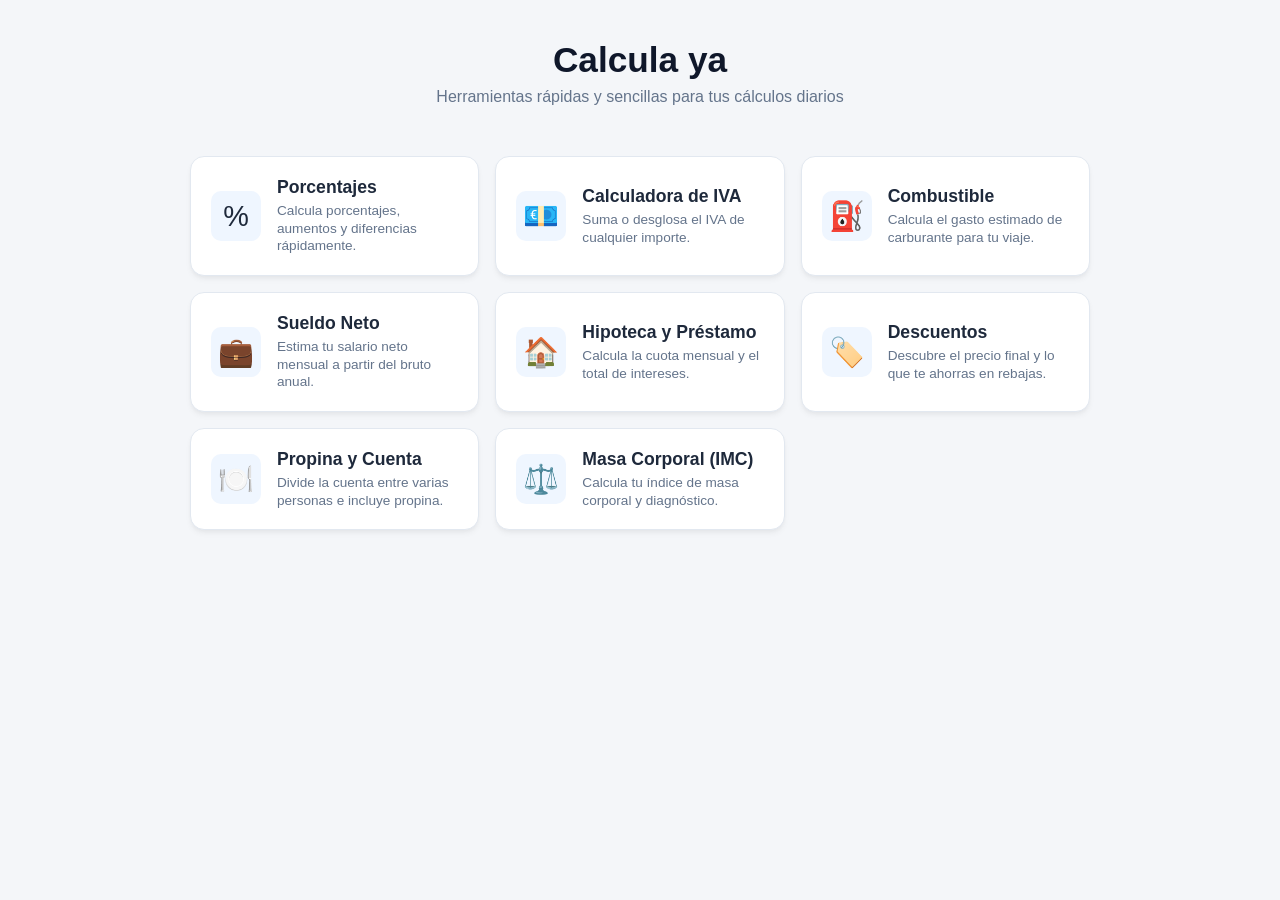
<file: index.html>
<!DOCTYPE html>
<html lang="es">
<head>
  <meta charset="UTF-8">
  <meta name="viewport" content="width=device-width, initial-scale=1.0">
  <title>Calcula ya</title>
  
  <meta name="description" content="Haz números al instante y sin líos. Calcula ya reúne las calculadoras cotidianas que necesitas: impuestos, nóminas, porcentajes y consumo de combustible.">
  <meta property="og:description" content="Resuelve tus cuentas de impuestos, porcentajes, gasolina y sueldo en segundos.">
  
  <link rel="stylesheet" href="styles.css">
</head>
<body>
  <div class="container">
    <header class="main-header">
      <h1>Calcula ya</h1>
      <p class="subtitle">Herramientas rápidas y sencillas para tus cálculos diarios</p>
    </header>

    <main class="grid-menu">
      <a href="porcentajes.html" class="menu-card">
        <div class="card-icon">%</div>
        <div class="card-content">
          <h3>Porcentajes</h3>
          <p>Calcula porcentajes, aumentos y diferencias rápidamente.</p>
        </div>
      </a>

      <a href="iva.html" class="menu-card">
        <div class="card-icon">💶</div>
        <div class="card-content">
          <h3>Calculadora de IVA</h3>
          <p>Suma o desglosa el IVA de cualquier importe.</p>
        </div>
      </a>

      <a href="combustible.html" class="menu-card">
        <div class="card-icon">⛽</div>
        <div class="card-content">
          <h3>Combustible</h3>
          <p>Calcula el gasto estimado de carburante para tu viaje.</p>
        </div>
      </a>

      <a href="sueldo.html" class="menu-card">
        <div class="card-icon">💼</div>
        <div class="card-content">
          <h3>Sueldo Neto</h3>
          <p>Estima tu salario neto mensual a partir del bruto anual.</p>
        </div>
      </a>

      <a href="hipoteca.html" class="menu-card">
        <div class="card-icon">🏠</div>
        <div class="card-content">
          <h3>Hipoteca y Préstamo</h3>
          <p>Calcula la cuota mensual y el total de intereses.</p>
        </div>
      </a>

      <a href="descuentos.html" class="menu-card">
        <div class="card-icon">🏷️</div>
        <div class="card-content">
          <h3>Descuentos</h3>
          <p>Descubre el precio final y lo que te ahorras en rebajas.</p>
        </div>
      </a>

      <a href="propina.html" class="menu-card">
        <div class="card-icon">🍽️</div>
        <div class="card-content">
          <h3>Propina y Cuenta</h3>
          <p>Divide la cuenta entre varias personas e incluye propina.</p>
        </div>
      </a>

      <a href="imc.html" class="menu-card">
        <div class="card-icon">⚖️</div>
        <div class="card-content">
          <h3>Masa Corporal (IMC)</h3>
          <p>Calcula tu índice de masa corporal y diagnóstico.</p>
        </div>
      </a>
    </main>
  </div>
</body>
</html>
</file>
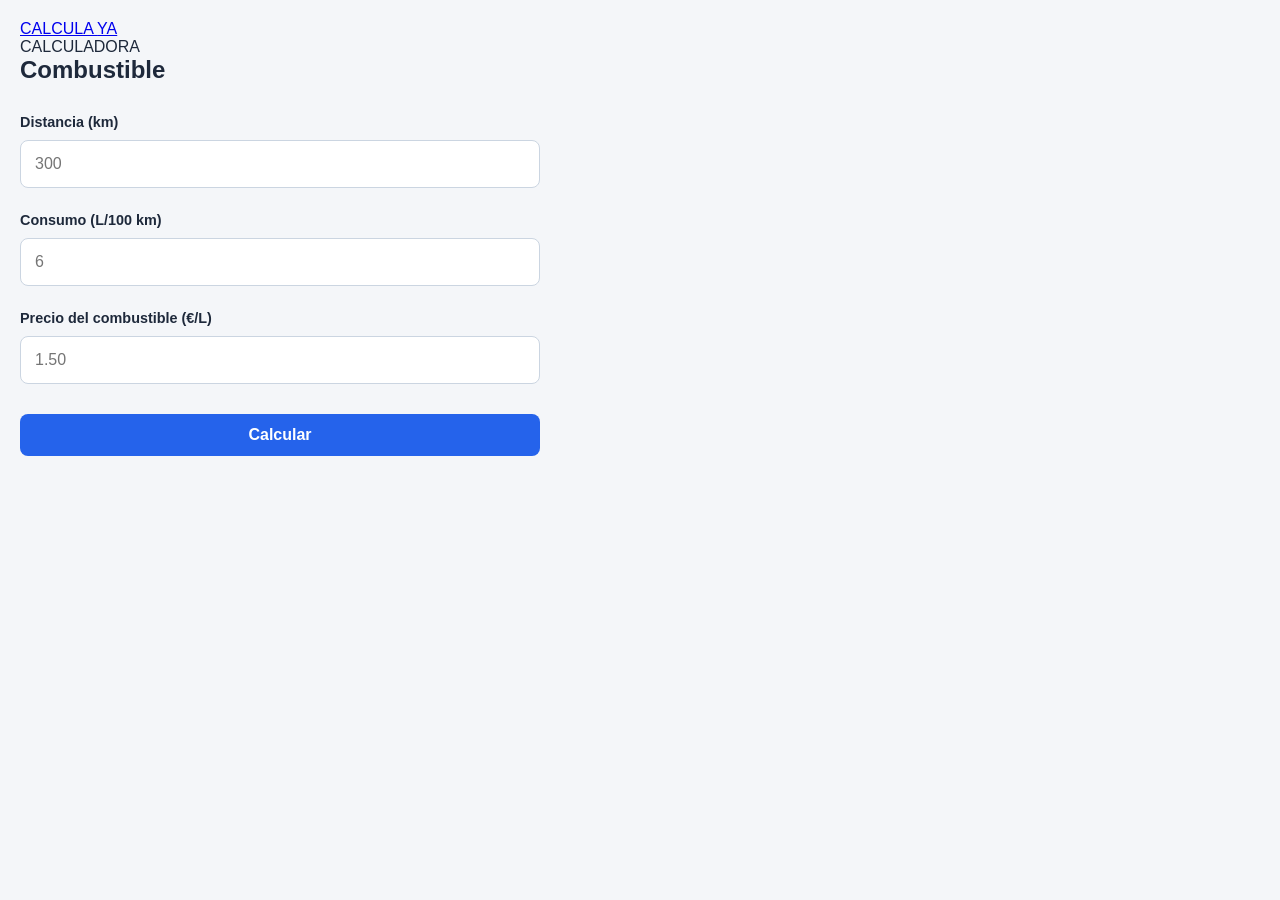
<file: combustible.html>
<!doctype html><html lang="es"><head><meta charset="utf-8"><meta name="viewport" content="width=device-width,initial-scale=1"><title>Calculadora de combustible | CALCULA YA</title><link rel="stylesheet" href="styles.css"></head><body><header class="topbar"><a class="logo" href="index.html">CALCULA <span>YA</span></a></header><main><section class="section"><p class="eyebrow">CALCULADORA</p><h1>Combustible</h1><div class="card" style="max-width:520px;margin-top:30px"><label>Distancia (km)</label><input id="d" type="number" placeholder="300" style="margin:10px 0;padding:14px"><label>Consumo (L/100 km)</label><input id="c" type="number" placeholder="6" style="margin:10px 0;padding:14px"><label>Precio del combustible (€/L)</label><input id="p" type="number" placeholder="1.50" step="0.01" style="margin:10px 0;padding:14px"><button class="button" onclick="calc()">Calcular</button><h2 id="r"></h2></div></section></main><script>function calc(){const d=Number(document.getElementById('d').value),c=Number(document.getElementById('c').value),p=Number(document.getElementById('p').value);const litros=d*c/100;const coste=litros*p;document.getElementById('r').textContent=Number.isFinite(coste)?`Coste aproximado: ${coste.toLocaleString('es-ES',{minimumFractionDigits:2,maximumFractionDigits:2})} €`:'Completa los valores.'}</script></body></html>
</file>
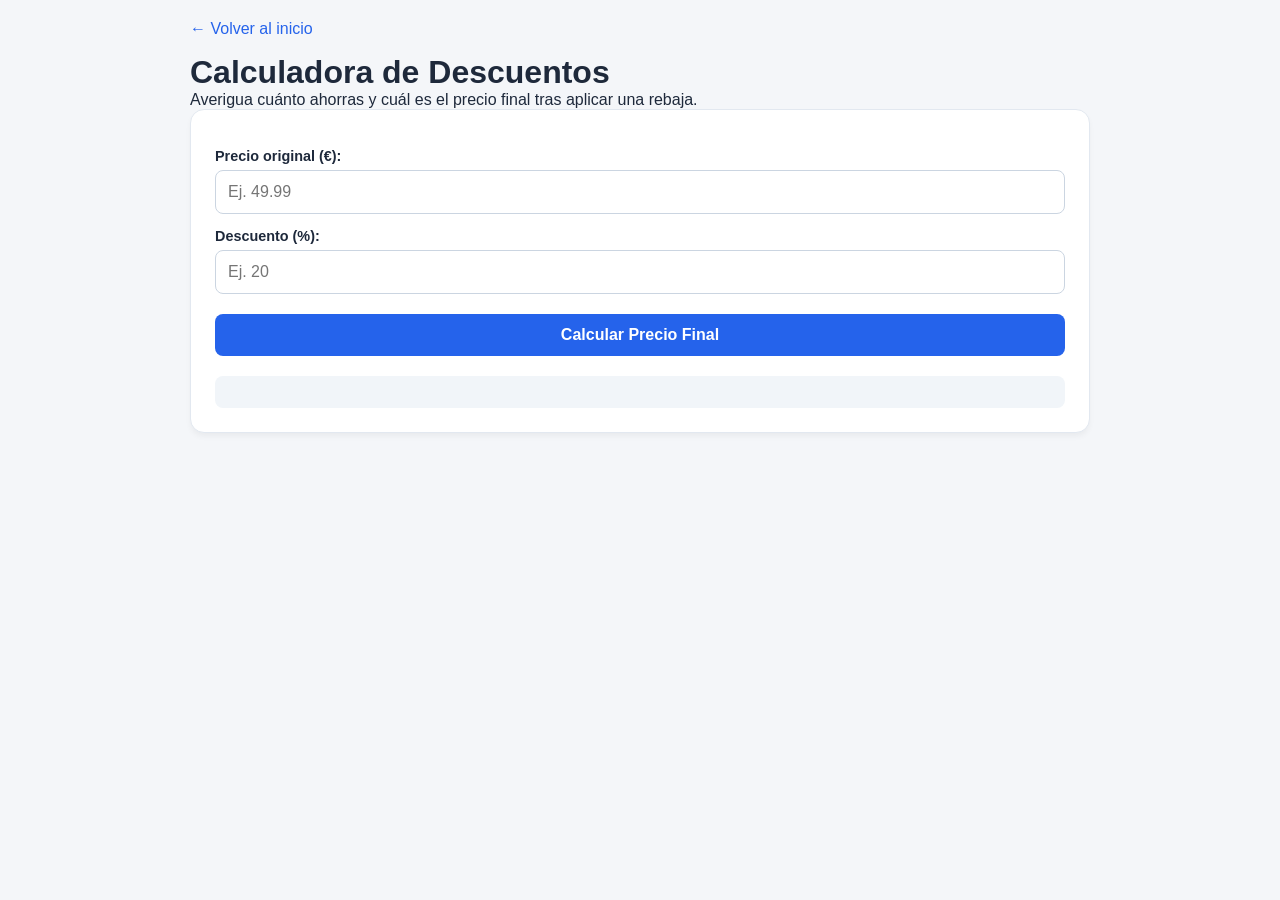
<file: descuentos.html>
<!DOCTYPE html>
<html lang="es">
<head>
  <meta charset="UTF-8">
  <meta name="viewport" content="width=device-width, initial-scale=1.0">
  <title>Calculadora de Descuentos - Calcula ya</title>
  <link rel="stylesheet" href="styles.css">
</head>
<body>
  <div class="container">
    <a href="index.html" class="back-link">← Volver al inicio</a>
    <h1>Calculadora de Descuentos</h1>
    <p>Averigua cuánto ahorras y cuál es el precio final tras aplicar una rebaja.</p>
    
    <div class="calculator-card">
      <label for="precioOriginal">Precio original (€):</label>
      <input type="number" id="precioOriginal" placeholder="Ej. 49.99">

      <label for="porcentajeDescuento">Descuento (%):</label>
      <input type="number" id="porcentajeDescuento" placeholder="Ej. 20">

      <button onclick="calcularDescuento()">Calcular Precio Final</button>

      <div id="resultado" class="result-box"></div>
    </div>
  </div>

  <script>
    function calcularDescuento() {
      const precio = parseFloat(document.getElementById('precioOriginal').value);
      const pct = parseFloat(document.getElementById('porcentajeDescuento').value);

      if (isNaN(precio) || isNaN(pct) || precio < 0 || pct < 0) {
        document.getElementById('resultado').innerText = "Por favor, introduce valores válidos.";
        return;
      }

      const ahorro = precio * (pct / 100);
      const precioFinal = precio - ahorro;

      document.getElementById('resultado').innerHTML = 
        `<strong>Precio final:</strong> ${precioFinal.toFixed(2)} €<br>` +
        `<small>Te ahorras: ${ahorro.toFixed(2)} €</small>`;
    }
  </script>
</body>
</html>
</file>
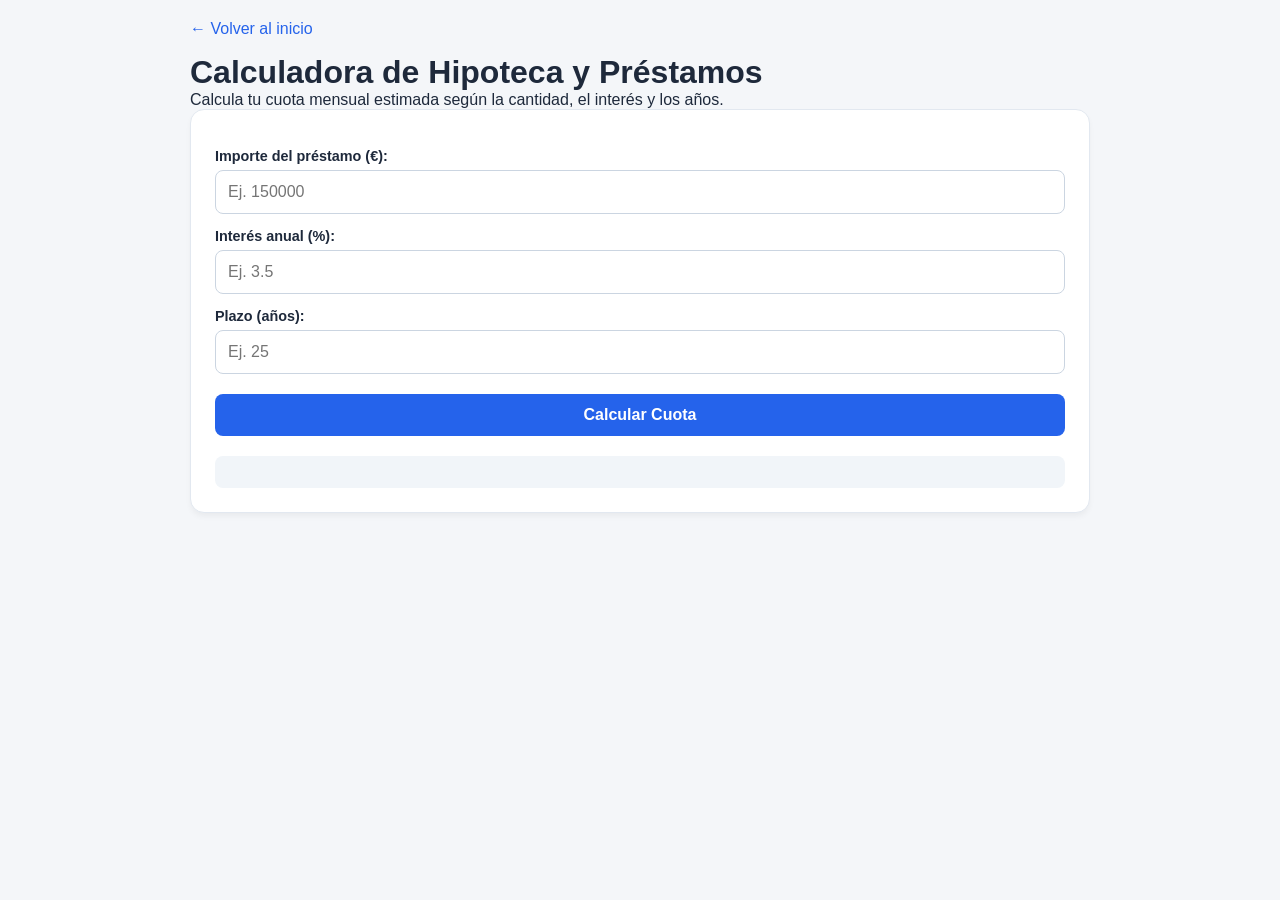
<file: hipoteca.html>
<!DOCTYPE html>
<html lang="es">
<head>
  <meta charset="UTF-8">
  <meta name="viewport" content="width=device-width, initial-scale=1.0">
  <title>Calculadora de Hipoteca - Calcula ya</title>
  <link rel="stylesheet" href="styles.css">
</head>
<body>
  <div class="container">
    <a href="index.html" class="back-link">← Volver al inicio</a>
    <h1>Calculadora de Hipoteca y Préstamos</h1>
    <p>Calcula tu cuota mensual estimada según la cantidad, el interés y los años.</p>
    
    <div class="calculator-card">
      <label for="monto">Importe del préstamo (€):</label>
      <input type="number" id="monto" placeholder="Ej. 150000">

      <label for="interes">Interés anual (%):</label>
      <input type="number" id="interes" step="0.01" placeholder="Ej. 3.5">

      <label for="anios">Plazo (años):</label>
      <input type="number" id="anios" placeholder="Ej. 25">

      <button onclick="calcularHipoteca()">Calcular Cuota</button>

      <div id="resultado" class="result-box"></div>
    </div>
  </div>

  <script>
    function calcularHipoteca() {
      const P = parseFloat(document.getElementById('monto').value);
      const anualR = parseFloat(document.getElementById('interes').value);
      const N = parseInt(document.getElementById('anios').value) * 12;

      if (isNaN(P) || isNaN(anualR) || isNaN(N) || P <= 0 || N <= 0) {
        document.getElementById('resultado').innerText = "Por favor, introduce datos válidos.";
        return;
      }

      const r = (anualR / 100) / 12;
      let cuota;

      if (r === 0) {
        cuota = P / N;
      } else {
        cuota = (P * r * Math.pow(1 + r, N)) / (Math.pow(1 + r, N) - 1);
      }

      const totalPagado = cuota * N;
      const interesesTotales = totalPagado - P;

      document.getElementById('resultado').innerHTML = 
        `<strong>Cuota mensual:</strong> ${cuota.toFixed(2)} €<br>` +
        `<small>Total a pagar: ${totalPagado.toFixed(2)} € (Intereses: ${interesesTotales.toFixed(2)} €)</small>`;
    }
  </script>
</body>
</html>
</file>
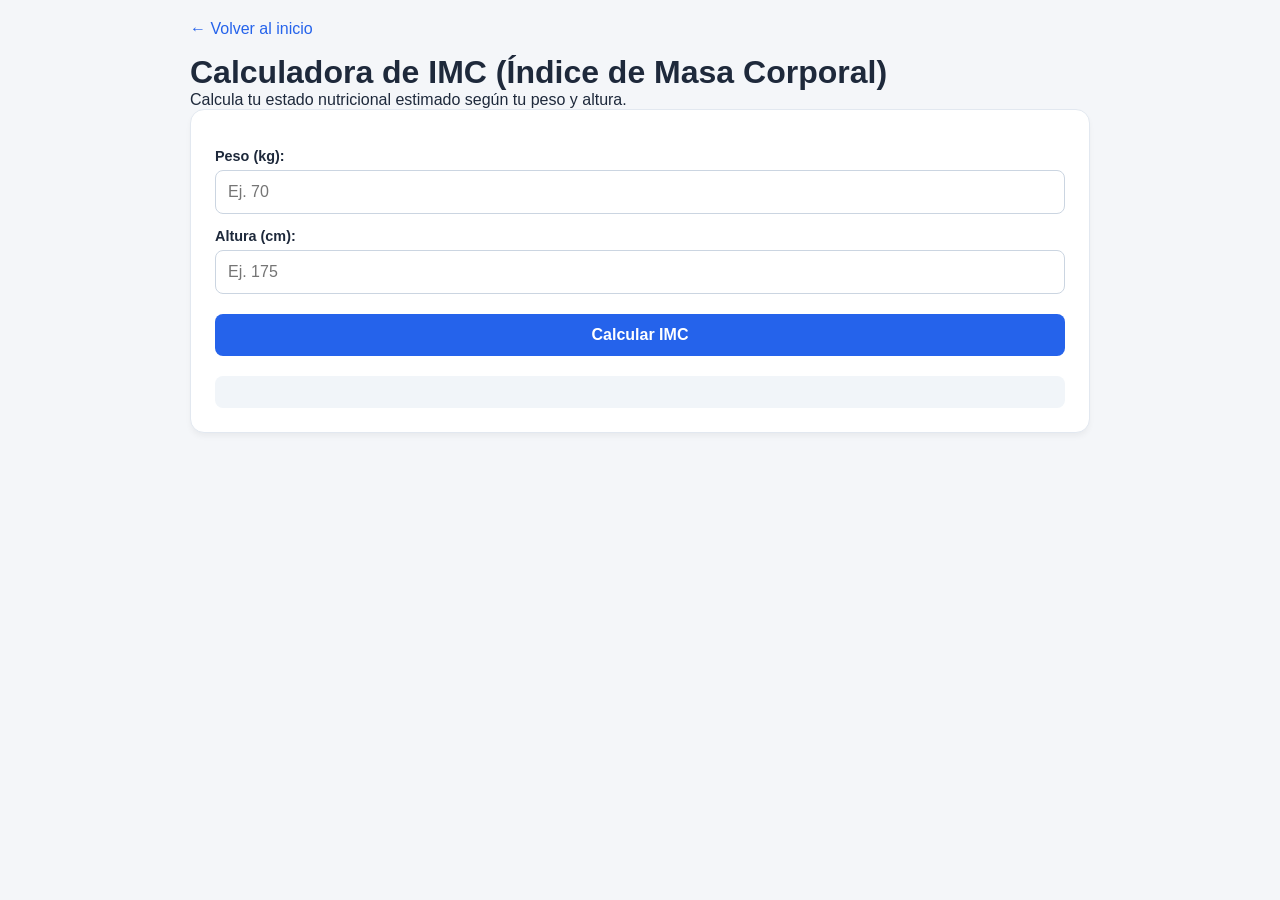
<file: imc.html>
<!DOCTYPE html>
<html lang="es">
<head>
  <meta charset="UTF-8">
  <meta name="viewport" content="width=device-width, initial-scale=1.0">
  <title>Calculadora de IMC - Calcula ya</title>
  <link rel="stylesheet" href="styles.css">
</head>
<body>
  <div class="container">
    <a href="index.html" class="back-link">← Volver al inicio</a>
    <h1>Calculadora de IMC (Índice de Masa Corporal)</h1>
    <p>Calcula tu estado nutricional estimado según tu peso y altura.</p>
    
    <div class="calculator-card">
      <label for="peso">Peso (kg):</label>
      <input type="number" id="peso" placeholder="Ej. 70">

      <label for="altura">Altura (cm):</label>
      <input type="number" id="altura" placeholder="Ej. 175">

      <button onclick="calcularIMC()">Calcular IMC</button>

      <div id="resultado" class="result-box"></div>
    </div>
  </div>

  <script>
    function calcularIMC() {
      const peso = parseFloat(document.getElementById('peso').value);
      const alturaCm = parseFloat(document.getElementById('altura').value);

      if (isNaN(peso) || isNaN(alturaCm) || peso <= 0 || alturaCm <= 0) {
        document.getElementById('resultado').innerText = "Por favor, introduce valores válidos.";
        return;
      }

      const alturaM = alturaCm / 100;
      const imc = peso / (alturaM * alturaM);
      let clasificacion = "";

      if (imc < 18.5) {
        clasificacion = "Bajo peso";
      } else if (imc < 25) {
        clasificacion = "Peso normal";
      } else if (imc < 30) {
        clasificacion = "Sobrepeso";
      } else {
        clasificacion = "Obesidad";
      }

      document.getElementById('resultado').innerHTML = 
        `<strong>Tu IMC:</strong> ${imc.toFixed(1)}<br>` +
        `<small>Clasificación: <strong>${clasificacion}</strong></small>`;
    }
  </script>
</body>
</html>
</file>
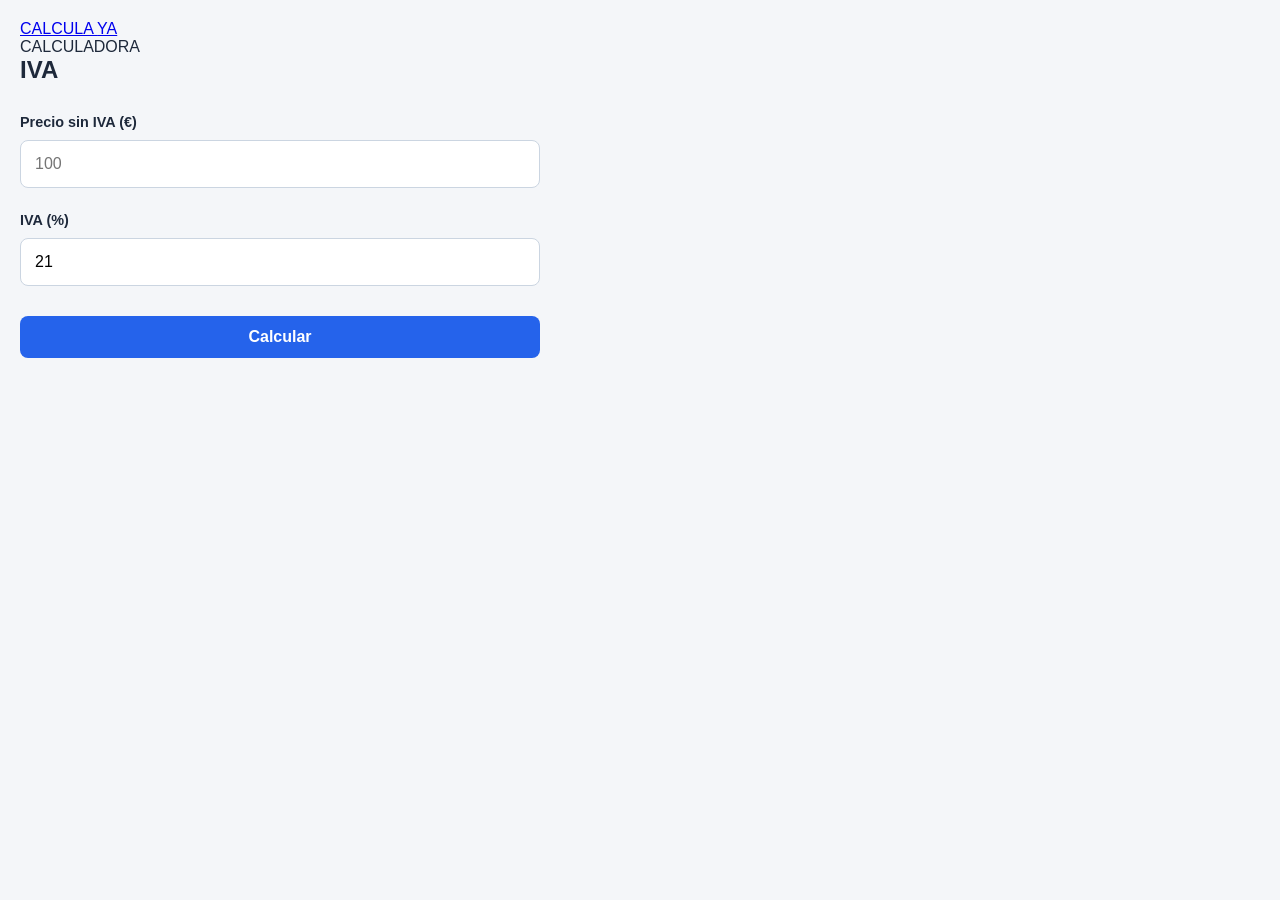
<file: iva.html>
<!doctype html><html lang="es"><head><meta charset="utf-8"><meta name="viewport" content="width=device-width,initial-scale=1"><title>Calculadora de IVA | CALCULA YA</title><link rel="stylesheet" href="styles.css"></head><body><header class="topbar"><a class="logo" href="index.html">CALCULA <span>YA</span></a></header><main><section class="section"><p class="eyebrow">CALCULADORA</p><h1>IVA</h1><div class="card" style="max-width:520px;margin-top:30px"><label>Precio sin IVA (€)</label><input id="n" type="number" placeholder="100" style="margin:10px 0;padding:14px"><label>IVA (%)</label><input id="p" type="number" value="21" style="margin:10px 0;padding:14px"><button class="button" onclick="calc()">Calcular</button><h2 id="r"></h2></div></section></main><script>function calc(){const n=Number(document.getElementById('n').value),p=Number(document.getElementById('p').value);document.getElementById('r').textContent=Number.isFinite(n)&&Number.isFinite(p)?`Total: ${(n*(1+p/100)).toLocaleString('es-ES',{minimumFractionDigits:2,maximumFractionDigits:2})} €`:'Introduce los valores.'}</script></body></html>
</file>
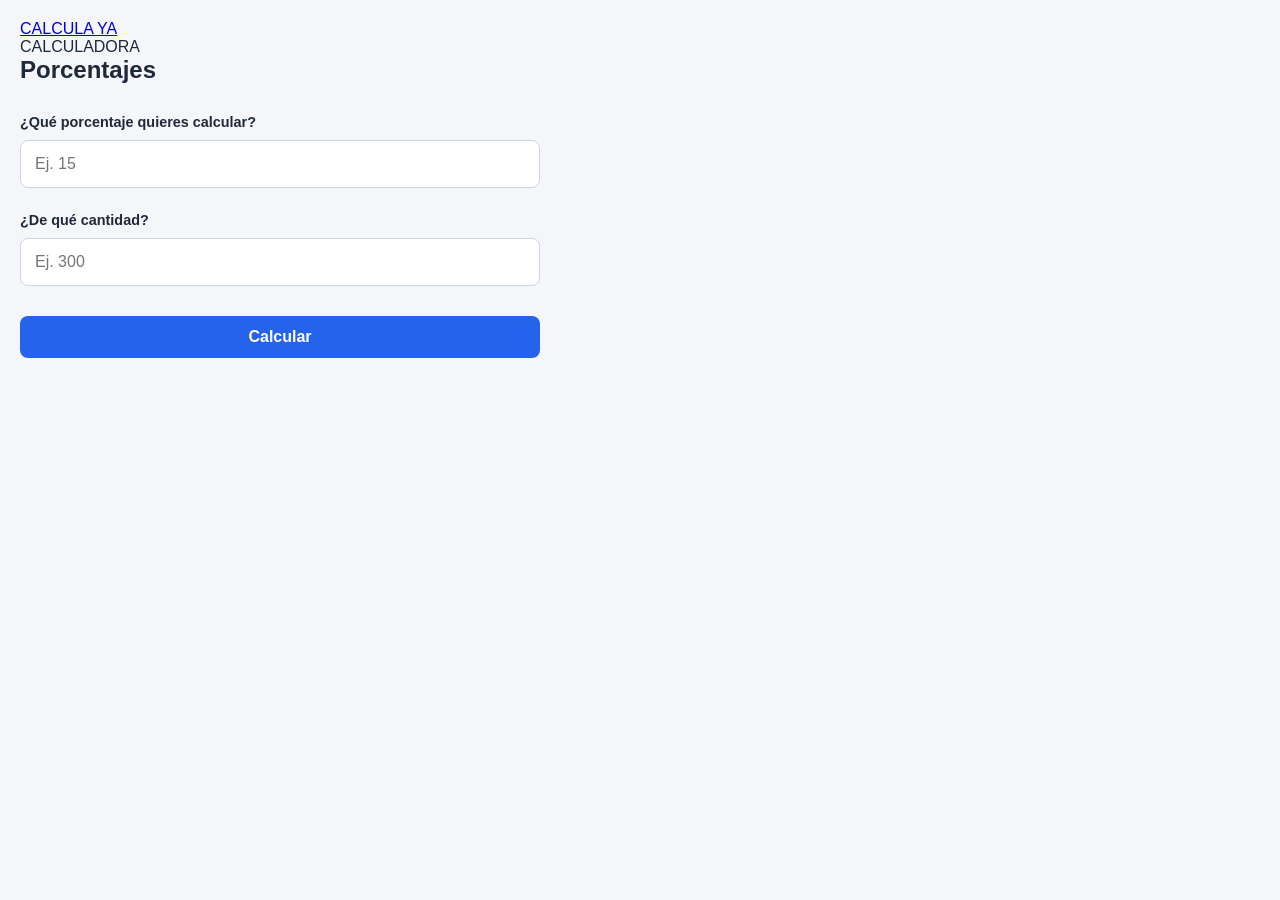
<file: porcentajes.html>
<!doctype html><html lang="es"><head><meta charset="utf-8"><meta name="viewport" content="width=device-width,initial-scale=1"><title>Calculadora de porcentajes | CALCULA YA</title><link rel="stylesheet" href="styles.css"></head><body><header class="topbar"><a class="logo" href="index.html">CALCULA <span>YA</span></a></header><main><section class="section"><p class="eyebrow">CALCULADORA</p><h1>Porcentajes</h1><div class="card" style="max-width:520px;margin-top:30px"><label>¿Qué porcentaje quieres calcular?</label><input id="p" type="number" placeholder="Ej. 15" style="margin:10px 0;padding:14px"><label>¿De qué cantidad?</label><input id="n" type="number" placeholder="Ej. 300" style="margin:10px 0;padding:14px"><button class="button" onclick="calc()">Calcular</button><h2 id="r"></h2></div></section></main><script>function calc(){const p=Number(document.getElementById('p').value),n=Number(document.getElementById('n').value);document.getElementById('r').textContent=Number.isFinite(p)&&Number.isFinite(n)?`${(p*n/100).toLocaleString('es-ES',{maximumFractionDigits:2})} €`:'Introduce los dos valores.'}</script></body></html>
</file>
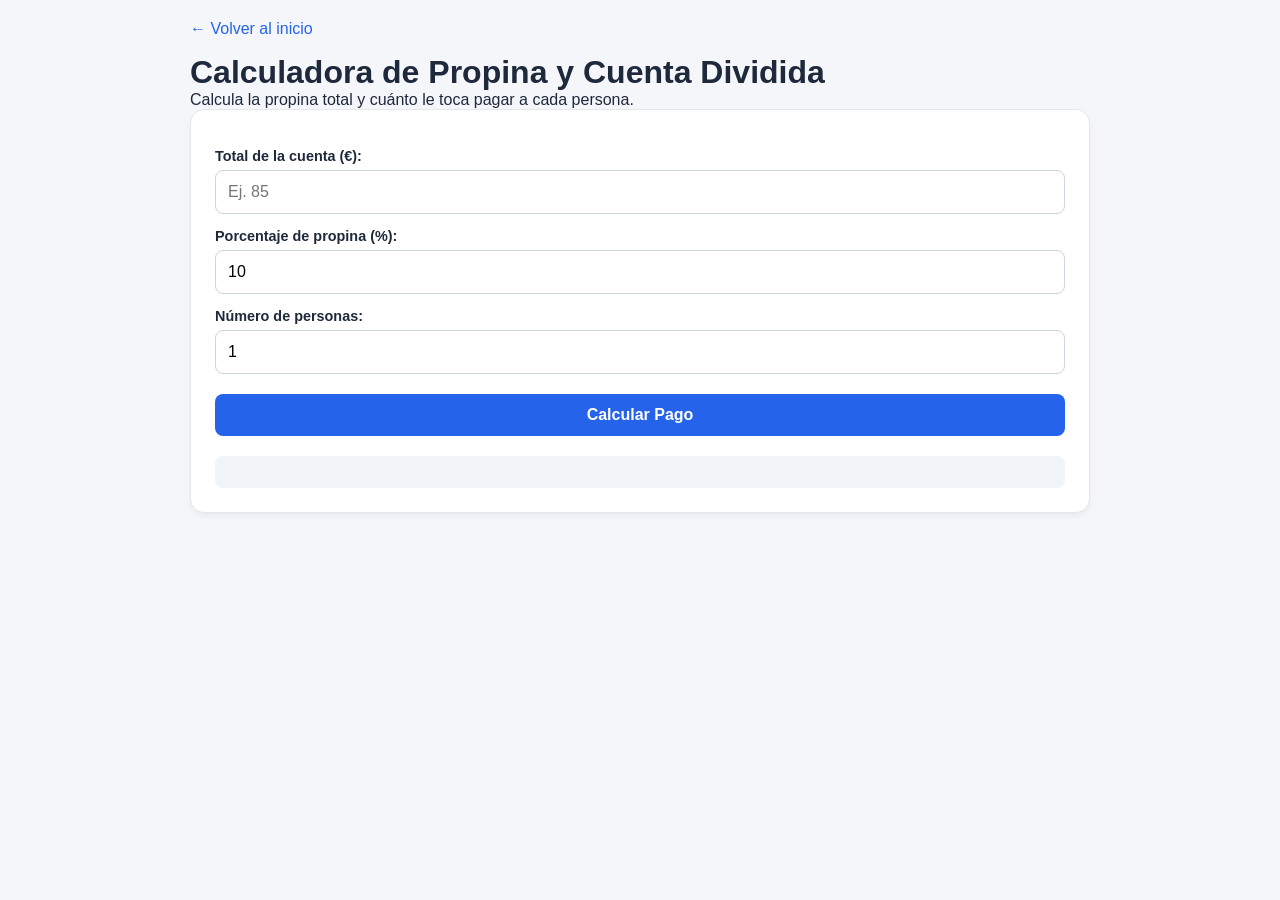
<file: propina.html>
<!DOCTYPE html>
<html lang="es">
<head>
  <meta charset="UTF-8">
  <meta name="viewport" content="width=device-width, initial-scale=1.0">
  <title>Calculadora de Propina - Calcula ya</title>
  <link rel="stylesheet" href="styles.css">
</head>
<body>
  <div class="container">
    <a href="index.html" class="back-link">← Volver al inicio</a>
    <h1>Calculadora de Propina y Cuenta Dividida</h1>
    <p>Calcula la propina total y cuánto le toca pagar a cada persona.</p>
    
    <div class="calculator-card">
      <label for="totalCuenta">Total de la cuenta (€):</label>
      <input type="number" id="totalCuenta" placeholder="Ej. 85">

      <label for="porcentajePropina">Porcentaje de propina (%):</label>
      <input type="number" id="porcentajePropina" placeholder="Ej. 10" value="10">

      <label for="personas">Número de personas:</label>
      <input type="number" id="personas" placeholder="Ej. 4" value="1">

      <button onclick="calcularPropina()">Calcular Pago</button>

      <div id="resultado" class="result-box"></div>
    </div>
  </div>

  <script>
    function calcularPropina() {
      const cuenta = parseFloat(document.getElementById('totalCuenta').value);
      const pct = parseFloat(document.getElementById('porcentajePropina').value);
      const personas = parseInt(document.getElementById('personas').value);

      if (isNaN(cuenta) || isNaN(pct) || isNaN(personas) || cuenta <= 0 || personas <= 0) {
        document.getElementById('resultado').innerText = "Por favor, introduce valores válidos.";
        return;
      }

      const propinaTotal = cuenta * (pct / 100);
      const totalConPropina = cuenta + propinaTotal;
      const pagoPorPersona = totalConPropina / personas;

      document.getElementById('resultado').innerHTML = 
        `<strong>Pago por persona:</strong> ${pagoPorPersona.toFixed(2)} €<br>` +
        `<small>Total con propina: ${totalConPropina.toFixed(2)} € (Propina total: ${propinaTotal.toFixed(2)} €)</small>`;
    }
  </script>
</body>
</html>
</file>
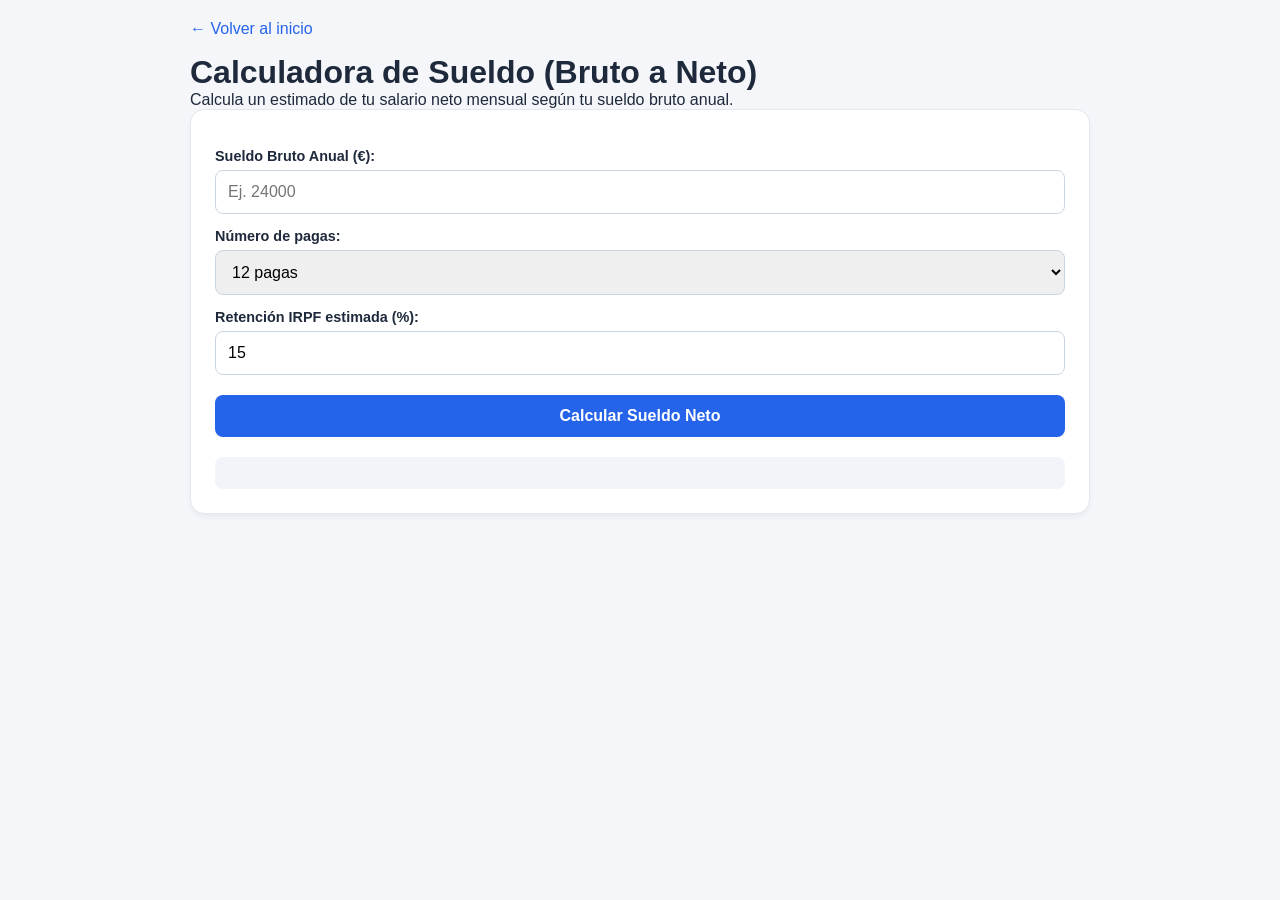
<file: sueldo.html>
<!DOCTYPE html>
<html lang="es">
<head>
  <meta charset="UTF-8">
  <meta name="viewport" content="width=device-width, initial-scale=1.0">
  <title>Calculadora de Sueldo - Calcula ya</title>
  <link rel="stylesheet" href="styles.css">
</head>
<body>
  <div class="container">
    <a href="index.html" class="back-link">← Volver al inicio</a>
    <h1>Calculadora de Sueldo (Bruto a Neto)</h1>
    <p>Calcula un estimado de tu salario neto mensual según tu sueldo bruto anual.</p>
    
    <div class="calculator-card">
      <label for="brutoAnual">Sueldo Bruto Anual (€):</label>
      <input type="number" id="brutoAnual" placeholder="Ej. 24000">

      <label for="pagas">Número de pagas:</label>
      <select id="pagas">
        <option value="12">12 pagas</option>
        <option value="14">14 pagas</option>
      </select>

      <label for="irpf">Retención IRPF estimada (%):</label>
      <input type="number" id="irpf" placeholder="Ej. 15" value="15">

      <button onclick="calcularSueldo()">Calcular Sueldo Neto</button>

      <div id="resultado" class="result-box"></div>
    </div>
  </div>

  <script>
    function calcularSueldo() {
      const bruto = parseFloat(document.getElementById('brutoAnual').value);
      const pagas = parseInt(document.getElementById('pagas').value);
      const irpf = parseFloat(document.getElementById('irpf').value) / 100;

      if (isNaN(bruto) || bruto <= 0) {
        document.getElementById('resultado').innerText = "Por favor, introduce un sueldo bruto válido.";
        return;
      }

      // Estimación básica: Cotización SS (aprox 6.35%) + IRPF
      const cotizacionSS = 0.0635;
      const totalDeducciones = bruto * (irpf + cotizacionSS);
      const netoAnual = bruto - totalDeducciones;
      const netoMensual = netoAnual / pagas;

      document.getElementById('resultado').innerHTML = 
        `<strong>Sueldo Neto Mensual:</strong> ${netoMensual.toFixed(2)} € (${pagas} pagas)<br>` +
        `<small>Sueldo Neto Anual estimado: ${netoAnual.toFixed(2)} €</small>`;
    }
  </script>
</body>
</html>
</file>
<file: styles.css>
* {
  box-sizing: border-box;
  margin: 0;
  padding: 0;
}

body {
  font-family: -apple-system, BlinkMacSystemFont, "Segoe UI", Roboto, Helvetica, Arial, sans-serif;
  background-color: #f4f6f9;
  color: #1e293b;
  min-height: 100vh;
  padding: 20px;
}

.container {
  max-width: 900px;
  margin: 0 auto;
}

.main-header {
  text-align: center;
  margin-bottom: 30px;
  padding: 20px 0;
}

.main-header h1 {
  font-size: 2.2rem;
  color: #0f172a;
  margin-bottom: 8px;
}

.subtitle {
  font-size: 1rem;
  color: #64748b;
}

.grid-menu {
  display: grid;
  grid-template-columns: repeat(auto-fit, minmax(260px, 1fr));
  gap: 16px;
}

.menu-card {
  display: flex;
  align-items: center;
  background: #ffffff;
  padding: 20px;
  border-radius: 14px;
  text-decoration: none;
  color: inherit;
  box-shadow: 0 4px 6px -1px rgba(0, 0, 0, 0.05), 0 2px 4px -1px rgba(0, 0, 0, 0.03);
  transition: transform 0.2s ease, box-shadow 0.2s ease;
  border: 1px solid #e2e8f0;
}

.menu-card:hover, .menu-card:active {
  transform: translateY(-3px);
  box-shadow: 0 10px 15px -3px rgba(0, 0, 0, 0.1);
  border-color: #cbd5e1;
}

.card-icon {
  font-size: 1.8rem;
  background-color: #eff6ff;
  width: 50px;
  height: 50px;
  display: flex;
  align-items: center;
  justify-content: center;
  border-radius: 10px;
  margin-right: 16px;
  flex-shrink: 0;
}

.card-content h3 {
  font-size: 1.1rem;
  color: #1e293b;
  margin-bottom: 4px;
}

.card-content p {
  font-size: 0.85rem;
  color: #64748b;
  line-height: 1.3;
}

/* Estilos de las calculadoras */
.back-link {
  display: inline-block;
  margin-bottom: 16px;
  color: #2563eb;
  text-decoration: none;
  font-weight: 500;
}

.calculator-card {
  background: #ffffff;
  padding: 24px;
  border-radius: 14px;
  box-shadow: 0 4px 6px -1px rgba(0, 0, 0, 0.05);
  border: 1px solid #e2e8f0;
}

label {
  display: block;
  margin-top: 14px;
  font-weight: 600;
  font-size: 0.9rem;
}

input, select, button {
  width: 100%;
  padding: 12px;
  margin-top: 6px;
  border-radius: 8px;
  border: 1px solid #cbd5e1;
  font-size: 1rem;
}

button {
  background-color: #2563eb;
  color: white;
  border: none;
  font-weight: 600;
  margin-top: 20px;
  cursor: pointer;
  transition: background 0.2s;
}

button:hover {
  background-color: #1d4ed8;
}

.result-box {
  margin-top: 20px;
  padding: 16px;
  background-color: #f1f5f9;
  border-radius: 8px;
  font-size: 1.05rem;
}
</file>
